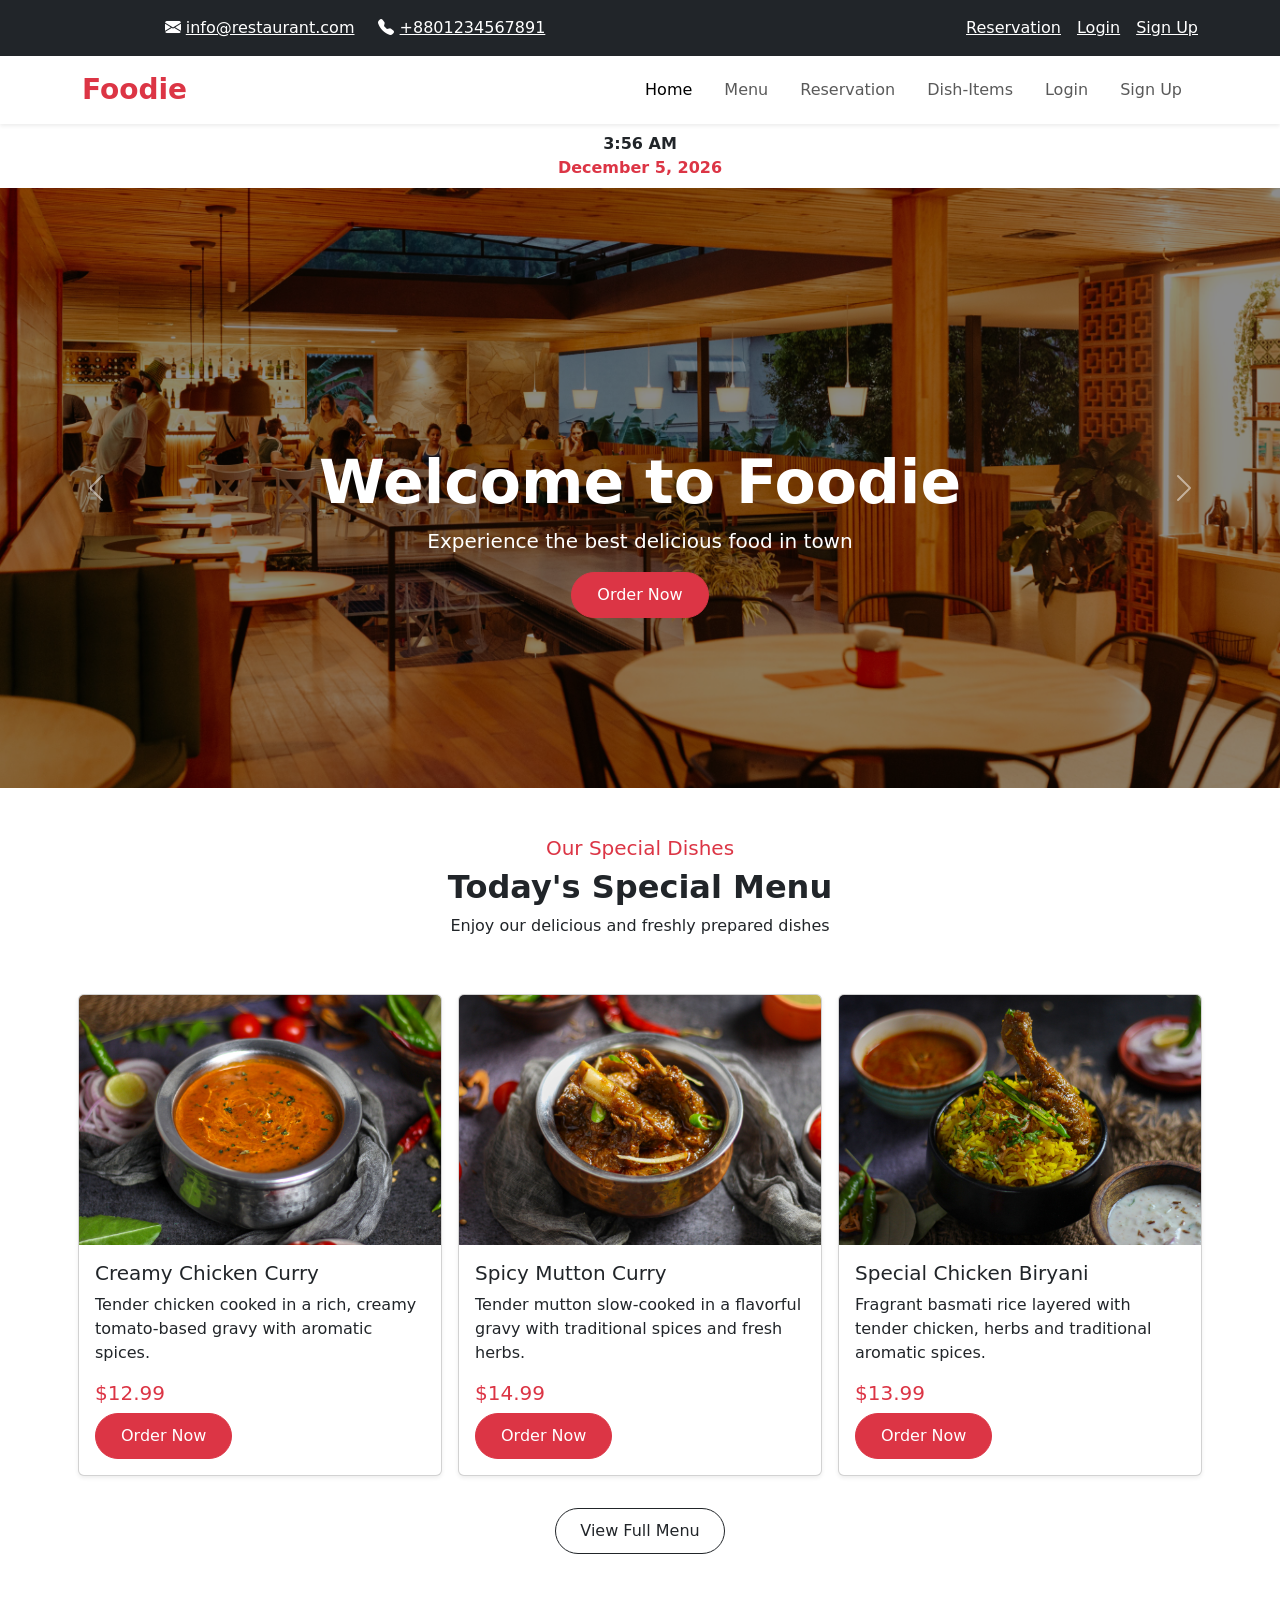
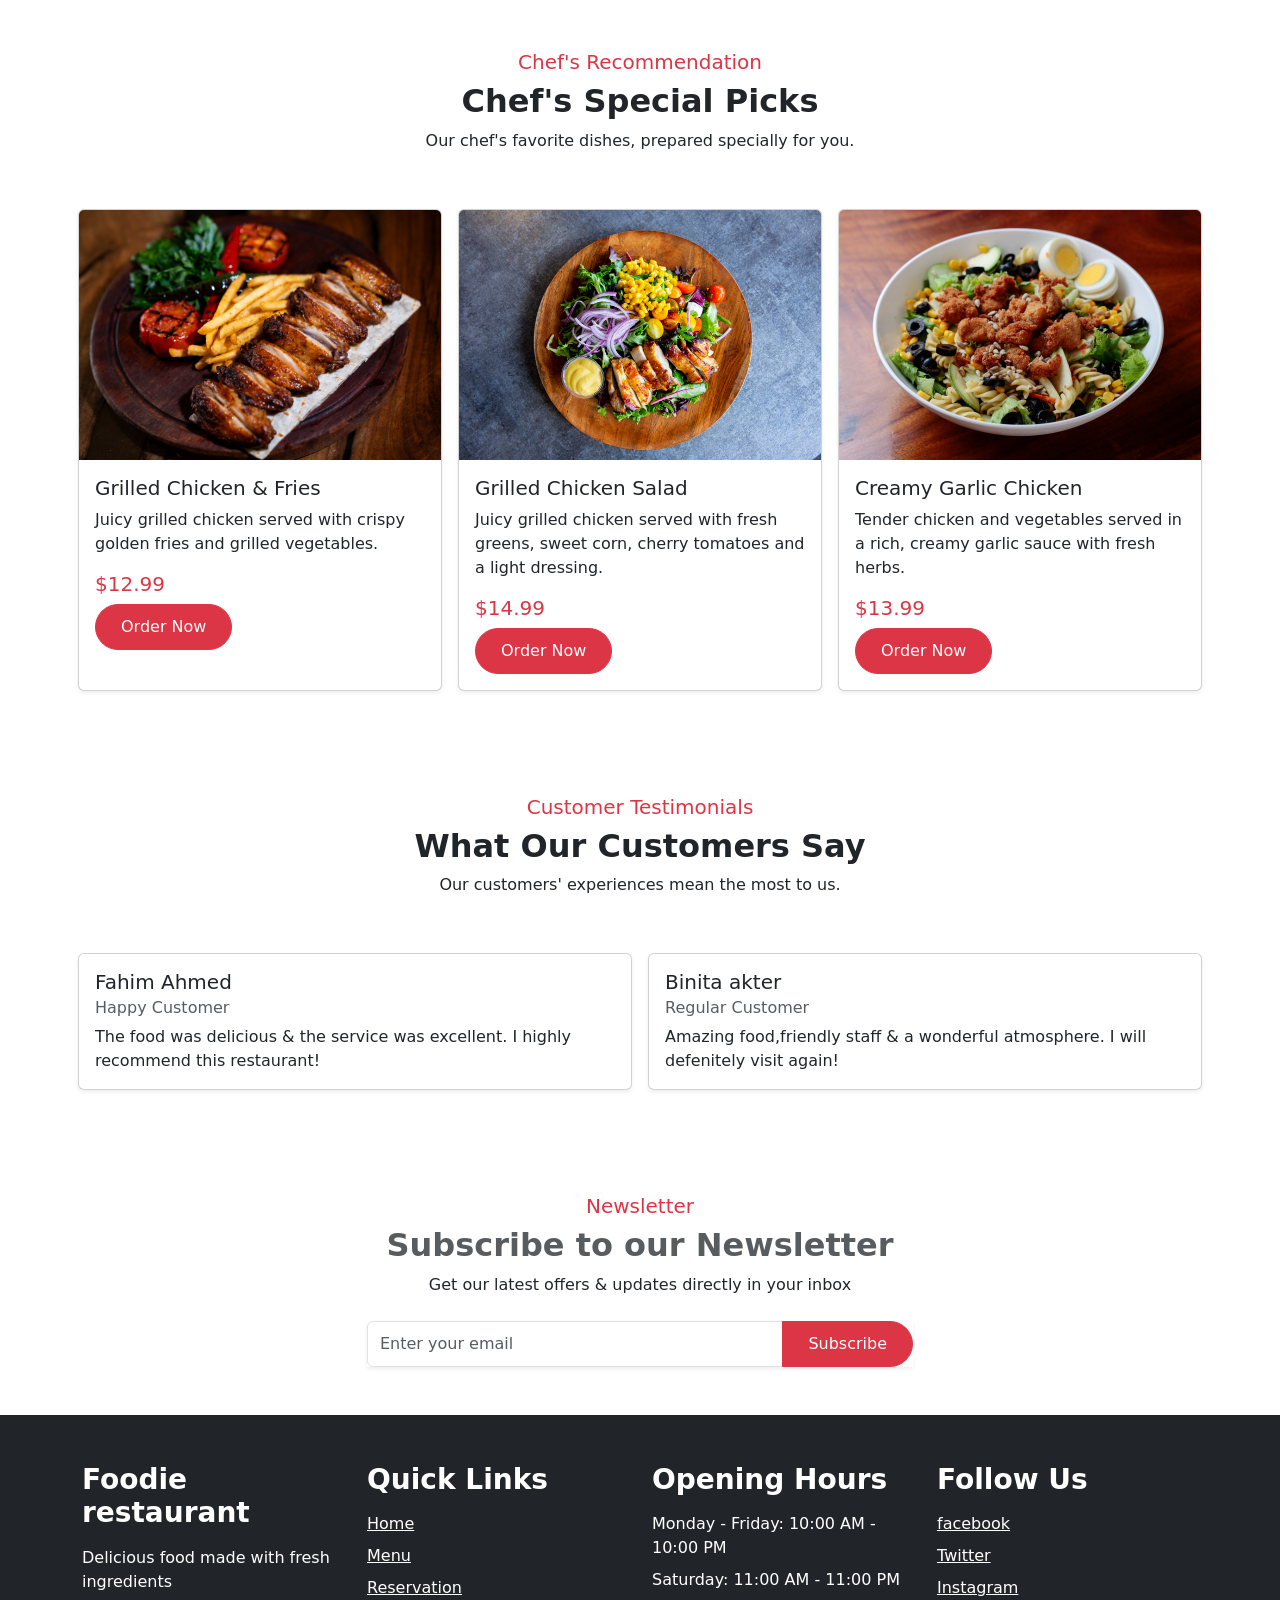
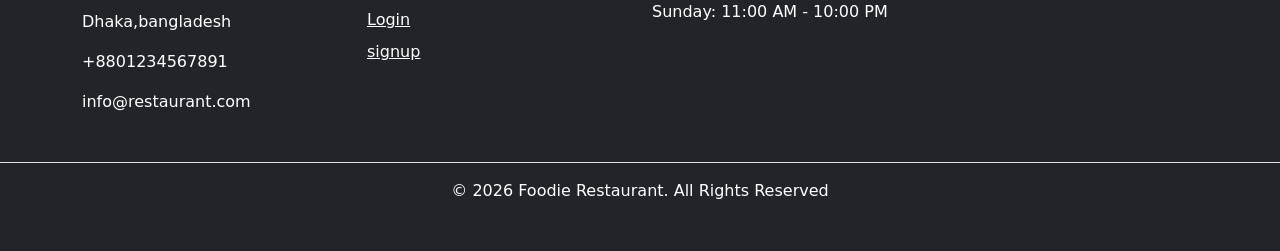
<file: index.html>
<!doctype html>
<html lang="en">
  <head>
    <meta charset="UTF-8" />
    <meta name="viewport" content="width=device-width, initial-scale=1.0" />
    <title>Home</title>
    <link
      rel="stylesheet"
      href="https://cdn.jsdelivr.net/npm/bootstrap@5.3.8/dist/css/bootstrap.min.css"
    />
    <link
      rel="stylesheet"
      href="https://cdn.jsdelivr.net/npm/bootstrap-icons@1.13.1/font/bootstrap-icons.min.css"
    />
    <link rel="preconnect" href="https://fonts.googleapis.com" />
    <link rel="preconnect" href="https://fonts.gstatic.com" crossorigin />
    <link
      href="https://fonts.googleapis.com/css2?family=Poppins:ital,wght@0,100;0,200;0,300;0,400;0,500;0,600;0,700;0,800;0,900;1,100;1,200;1,300;1,400;1,500;1,600;1,700;1,800;1,900&display=swap"
      rel="stylesheet"
    />
    <link rel="stylesheet" href="css/style.css" />
    <script src="https://code.jquery.com/jquery-3.7.1.min.js"></script>
  <script src="js/script.js" defer></script>
  </head>
  <body>
    <script src="https://cdn.jsdelivr.net/npm/bootstrap@5.3.8/dist/js/bootstrap.bundle.min.js"></script>
    

    <header>
      <!-- Top Header 
          Navigation
       -->

      <!-- Top Header -->
      <div class="container-fluid bg-dark py-3">
        <div class="container ">
          <div class="row align-items-center">
            <div
              class="col-12 col-lg-6 mb-2 mb-lg-0 d-flex justify-content-center align-items-center"
            >
              <!-- Email & Phone -->
              <div class="d-flex flex-wrap gap-4 text">
                <div>
                  <i class="bi bi-envelope-fill text-white"></i>
                  <a href="mailto:info@restaurant.com" class="text-white">info@restaurant.com</a>
                </div>

                <div>
                  <i class="bi bi-telephone-fill text-white"></i>
                  <a href="tel:+8801234567891" class="text-white">+8801234567891</a>
                </div>
              </div>
            </div>
            <div
              class="col-12 col-lg-6 d-flex justify-content-lg-end justify-content-center align-items-center gap-3 flex-wrap"
            >
              <!-- Reservation | login | register -->
              <a href="reservation.html" class="text-white">Reservation</a>
              <a href="login.html" class="text-white">Login</a>
              <a href="signup.html" class="text-white">Sign Up</a>
            </div>
          </div>
        </div>
      </div>

      <!-- navigation -->
      <nav class="navbar navbar-expand-lg bg-white shadow-sm">
        <div class="container">
          <a class="navbar-brand fw-bold fs-3 text-danger" href="index.html"
            >Foodie</a
          >
          <button
            class="navbar-toggler"
            type="button"
            data-bs-toggle="collapse"
            data-bs-target="#navbarNav"
            aria-controls="navbarNav"
            aria-expanded="false"
            aria-label="Toggle navigation"
          >
            <span class="navbar-toggler-icon"></span>
          </button>
          <div class="collapse navbar-collapse" id="navbarNav">
            <ul class="navbar-nav ms-auto">
              <li class="nav-item">
                <a
                  class="nav-link active px-3"
                  aria-current="page"
                  href="index.html"
                  >Home</a
                >
              </li>
              <li class="nav-item">
                <a class="nav-link px-3" href="menu.html">Menu</a>
              </li>
              <li class="nav-item">
                <a class="nav-link px-3" href="reservation.html">Reservation</a>
              </li>
              <li class="nav-item">
                <a class="nav-link px-3" href="dish-details.html">Dish-Items</a>
              </li>
              <li class="nav-item">
                <a class="nav-link px-3" href="login.html">Login</a>
              </li>
              <li class="nav-item">
                <a class="nav-link px-3" href="signup.html">Sign Up</a>
              </li>
            </ul>
          </div>
        </div>
      </nav>
      <p id="dateTime" class="text-center mb-0 py-2"></p>
    </header>
    <main>
      <!-- Banner section
      Special Dishes
      Chef Recommendation
      Testimonials
      Newsletter -->

      <!-- Banner -->
      <div id="carouselExample" class="carousel slide">
        <div class="carousel-inner">
          <div class="carousel-item active">
            <img
              src="images/banner1.jpg"
              class="d-block w-100"
              alt="Banner 1"
            />
            <div class="carousel-caption">
              <h1>Welcome to Foodie</h1>
              <p>Experience the best delicious food in town</p>
              <a href="menu.html" class="btn btn-danger">Order Now</a>
            </div>
          </div>
          <div class="carousel-item">
            <img
              src="images/banner2.jpg"
              class="d-block w-100"
              alt="Banner 2"
            />
            <div class="carousel-caption">
              <h1>Fresh & Delicious Meals</h1>
              <p>prepare with fresh ingredients every day.</p>
              <a href="menu.html" class="btn btn-primary"> View menu</a>
            </div>
          </div>
          <div class="carousel-item">
            <img
              src="images/banner3.jpg"
              class="d-block w-100"
              alt="Banner 3"
            />
            <div class="carousel-caption">
              <h1>Book Your Table Today</h1>
              <p>Reserve your seat for a memorable dining experience</p>
              <a href="reservation.html" class="btn btn-success">BOOK NOW</a>
            </div>
          </div>
        </div>
        <button
          class="carousel-control-prev"
          type="button"
          data-bs-target="#carouselExample"
          data-bs-slide="prev"
        >
          <span class="carousel-control-prev-icon" aria-hidden="true"></span>
          <span class="visually-hidden">Previous</span>
        </button>
        <button
          class="carousel-control-next"
          type="button"
          data-bs-target="#carouselExample"
          data-bs-slide="next"
        >
          <span class="carousel-control-next-icon" aria-hidden="true"></span>
          <span class="visually-hidden">Next</span>
        </button>
      </div>

      <!-- Special Dishes -->
      <section class="py-5">
        <div class="container">
          <!-- Heading -->
          <div class="text-center mb-5">
            <h5 class="text-danger">Our Special Dishes</h5>
            <h2 class="fw-bold">Today's Special Menu</h2>
            <p>Enjoy our delicious and freshly prepared dishes</p>
          </div>

          <!-- Cards row -->
          <div class="row">
            <!-- card-1 -->
            <div class="col-12 col-md-6 col-lg-4 p-2">
              <div class="card h-100 shadow-sm">
                <img
                  src="images/card1.jpg"
                  class="card-img-top"
                  alt="Creamy Chicken Curry"
                />
                <div class="card-body">
                  <h5 class="card-title">Creamy Chicken Curry</h5>
                  <p class="card-text">
                    Tender chicken cooked in a rich, creamy tomato-based gravy
                    with aromatic spices.
                  </p>

                  <h5 class="text-danger">$12.99</h5>
                  <a href="menu.html" class="btn btn-danger">Order Now</a>
                </div>
              </div>
            </div>
            <!-- card-2 -->
            <div class="col-12 col-md-6 col-lg-4 p-2">
              <div class="card h-100 shadow-sm">
                <img
                  src="images/card2.jpg"
                  class="card-img-top"
                  alt="Spicy Mutton Curry"
                />
                <div class="card-body">
                  <h5 class="card-title">Spicy Mutton Curry</h5>
                  <p class="card-text">
                    Tender mutton slow-cooked in a flavorful gravy with
                    traditional spices and fresh herbs.
                  </p>

                  <h5 class="text-danger">$14.99</h5>
                  <a href="menu.html" class="btn btn-danger">Order Now</a>
                </div>
              </div>
            </div>
            <!-- card-3 -->
            <div class="col-12 col-md-6 col-lg-4 p-2">
              <div class="card h-100 shadow-sm">
                <img
                  src="images/card3.jpg"
                  class="card-img-top"
                  alt="Special Chicken Biryani"
                />
                <div class="card-body">
                  <h5 class="card-title">Special Chicken Biryani</h5>
                  <p class="card-text">
                    Fragrant basmati rice layered with tender chicken, herbs and
                    traditional aromatic spices.
                  </p>

                  <h5 class="text-danger">$13.99</h5>
                  <a href="menu.html" class="btn btn-danger">Order Now</a>
                </div>
              </div>
            </div>
          </div>
        </div>

        <div class="text-center mt-4">
          <a href="menu.html" class="btn btn-outline-dark px-4 view-menu-btn"> View Full Menu</a>
        </div>
      </section>
      <!-- Chef Recommendation -->
  
      <section class="py-5">
        <div class="container">
          <!-- Heading -->
          <div class="text-center mb-5">
            <h5 class="text-danger">Chef's Recommendation </h5>
            <h2 class="fw-bold">Chef's Special Picks</h2>
            <p>Our chef's favorite dishes, prepared specially for you.</p>
          </div>
  
          <div class="row">
            <!-- card-1 -->
              <div class="col-12 col-md-6 col-lg-4 p-2">
                <div class="card h-100 shadow-sm">
                  <img
                    src="images/chef1.jpg"
                    class="card-img-top"
                    alt="Grilled Chicken & Fries"
                  />
                  <div class="card-body">
                    <h5 class="card-title">Grilled Chicken & Fries</h5>
                    <p class="card-text">
                      Juicy grilled chicken served with crispy golden fries and grilled vegetables.
                    </p>
  
                    <h5 class="text-danger">$12.99</h5>
                    <a href="menu.html" class="btn btn-danger">Order Now</a>
                  </div>
                </div>
              </div>
              <!-- card-2 -->
              <div class="col-12 col-md-6 col-lg-4 p-2">
                <div class="card h-100 shadow-sm">
                  <img
                    src="images/chef2.jpg"
                    class="card-img-top"
                    alt="Grilled Chicken Salad"
                  />
                  <div class="card-body">
                    <h5 class="card-title">Grilled Chicken Salad</h5>
                    <p class="card-text">
                      Juicy grilled chicken served with fresh greens, sweet corn, cherry tomatoes and a light dressing.
                    </p>
  
                    <h5 class="text-danger">$14.99</h5>
                    <a href="menu.html" class="btn btn-danger">Order Now</a>
                  </div>
                </div>
              </div>
              <!-- card-3 -->
              <div class="col-12 col-md-6 col-lg-4 p-2">
                <div class="card h-100 shadow-sm">
                  <img
                    src="images/chef3.jpg"
                    class="card-img-top"
                    alt="Creamy Garlic Chicken"
                  />
                  <div class="card-body">
                    <h5 class="card-title">Creamy Garlic Chicken</h5>
                    <p class="card-text">
                      Tender chicken and vegetables served in a rich, creamy garlic sauce with fresh herbs.
                    </p>
  
                    <h5 class="text-danger">$13.99</h5>
                    <a href="menu.html" class="btn btn-danger">Order Now</a>
                  </div>
                </div>
              </div>
              
            </div>
          </div>
        </div>
  
      </section>

      <!-- Testimonials -->

      <section class="py-5">
        <div class="container">
          <!-- Heading -->
          <div class="text-center mb-5 ">
            <h5 class="text-danger">Customer Testimonials </h5>
            <h2 class="fw-bold">What Our Customers Say</h2>
            <p>Our customers' experiences mean the most to us.</p>
          </div>

          <div class="row">
            <div class="col-12 col-md-6 p-2">
              <div class="card h-100 shadow-sm">
          <div class="card-body">
            <h5 class="card-title">Fahim Ahmed</h5>
            <h6 class="card-subtitle mb-2 text-body-secondary">Happy Customer</h6>
            <p class="card-text">The food was delicious & the service was excellent. I highly recommend this restaurant!</p>
          </div>
        </div>
            </div>
            <div class="col-12 col-md-6 p-2">
              <div class="card h-100 shadow-sm">
          <div class="card-body">
            <h5 class="card-title">Binita akter</h5>
            <h6 class="card-subtitle mb-2 text-body-secondary">Regular Customer</h6>
            <p class="card-text">Amazing food,friendly staff & a wonderful atmosphere. I will defenitely visit again!</p>
          </div>
        </div>
            </div>
          </div>
        </div>
      </section>

      <!-- Newsletter -->
       <section class="py-5">
        <div class="container">
          <!-- Heading -->
          <div class="text-center mb-4 ">
            <h5 class="text-danger">Newsletter </h5>
            <h2 class="fw-bold text-body-secondary">Subscribe to our Newsletter</h2>
            <p>Get our latest offers & updates directly in your inbox</p>
          </div>

          <div class="row justify-content-center">
            <div class="col-12 col-md-8 col-lg-6">
              <div class="input-group shadow-sm h-100">
                <input 
                type="email"
                class="form-control"
                placeholder="Enter your email"
                />
                <button class="btn btn-danger" type="button">Subscribe</button>
              </div>
            </div>
          </div>
        </div>
       </section>

    </main>


    <footer class="bg-dark text-white py-5">
      <!-- Big footer section
      footer section -->

      <div class="container">
        <div class="row">
          <div class="col-12 col-md-6 col-lg-3 pb-2">
            <!-- restaurant info -->
             <h3 class="fw-bold pb-2">Foodie restaurant</h3>
             <p>Delicious food made with fresh ingredients</p>
             <p>Dhaka,bangladesh</p>
             <p>+8801234567891</p>
             <p> info@restaurant.com</p>
          </div>
          <div class="col-12 col-md-6 col-lg-3 pb-2">
            <!-- Quick links-->

            <h3 class="fw-bold pb-2">Quick Links</h3>
            <a href="index.html" class="text-white d-block mb-2">Home</a>
            <a href="menu.html" class="text-white d-block mb-2">Menu</a>
            <a href="reservation.html" class="text-white d-block mb-2">Reservation</a>
            <a href="login.html" class="text-white d-block mb-2">Login</a>
            <a href="signup.html" class="text-white d-block mb-2">signup</a>


          </div>
          <div class="col-12 col-md-6 col-lg-3 pb-2">
            <!-- Working hours -->
             <h3 class="fw-bold pb-2">Opening Hours</h3>
             <p class="mb-2">Monday - Friday: 10:00 AM - 10:00 PM</p>
             <p class="mb-2">Saturday: 11:00 AM - 11:00 PM</p>
             <p class="mb-2">Sunday: 11:00 AM - 10:00 PM</p>
          </div>
          <div class="col-12 col-md-6 col-lg-3 pb-2">
            <!-- social media -->
             
              <h3 class="fw-bold pb-2">Follow Us</h3>
             <a href="#" class="text-white d-block mb-2">facebook</a>
             <a href="#" class="text-white d-block mb-2">Twitter</a>
             <a href="#" class="text-white d-block mb-2">Instagram</a>
             
          </div>
        </div>
      </div>

      <!-- copyrights -->
       <div class="text-center border-top pt-3 mt-4 ">
        <p class="mb-0">© 2026 Foodie Restaurant. All Rights Reserved</p>
       </div>


    </footer>
  </body>
</html>
</file>
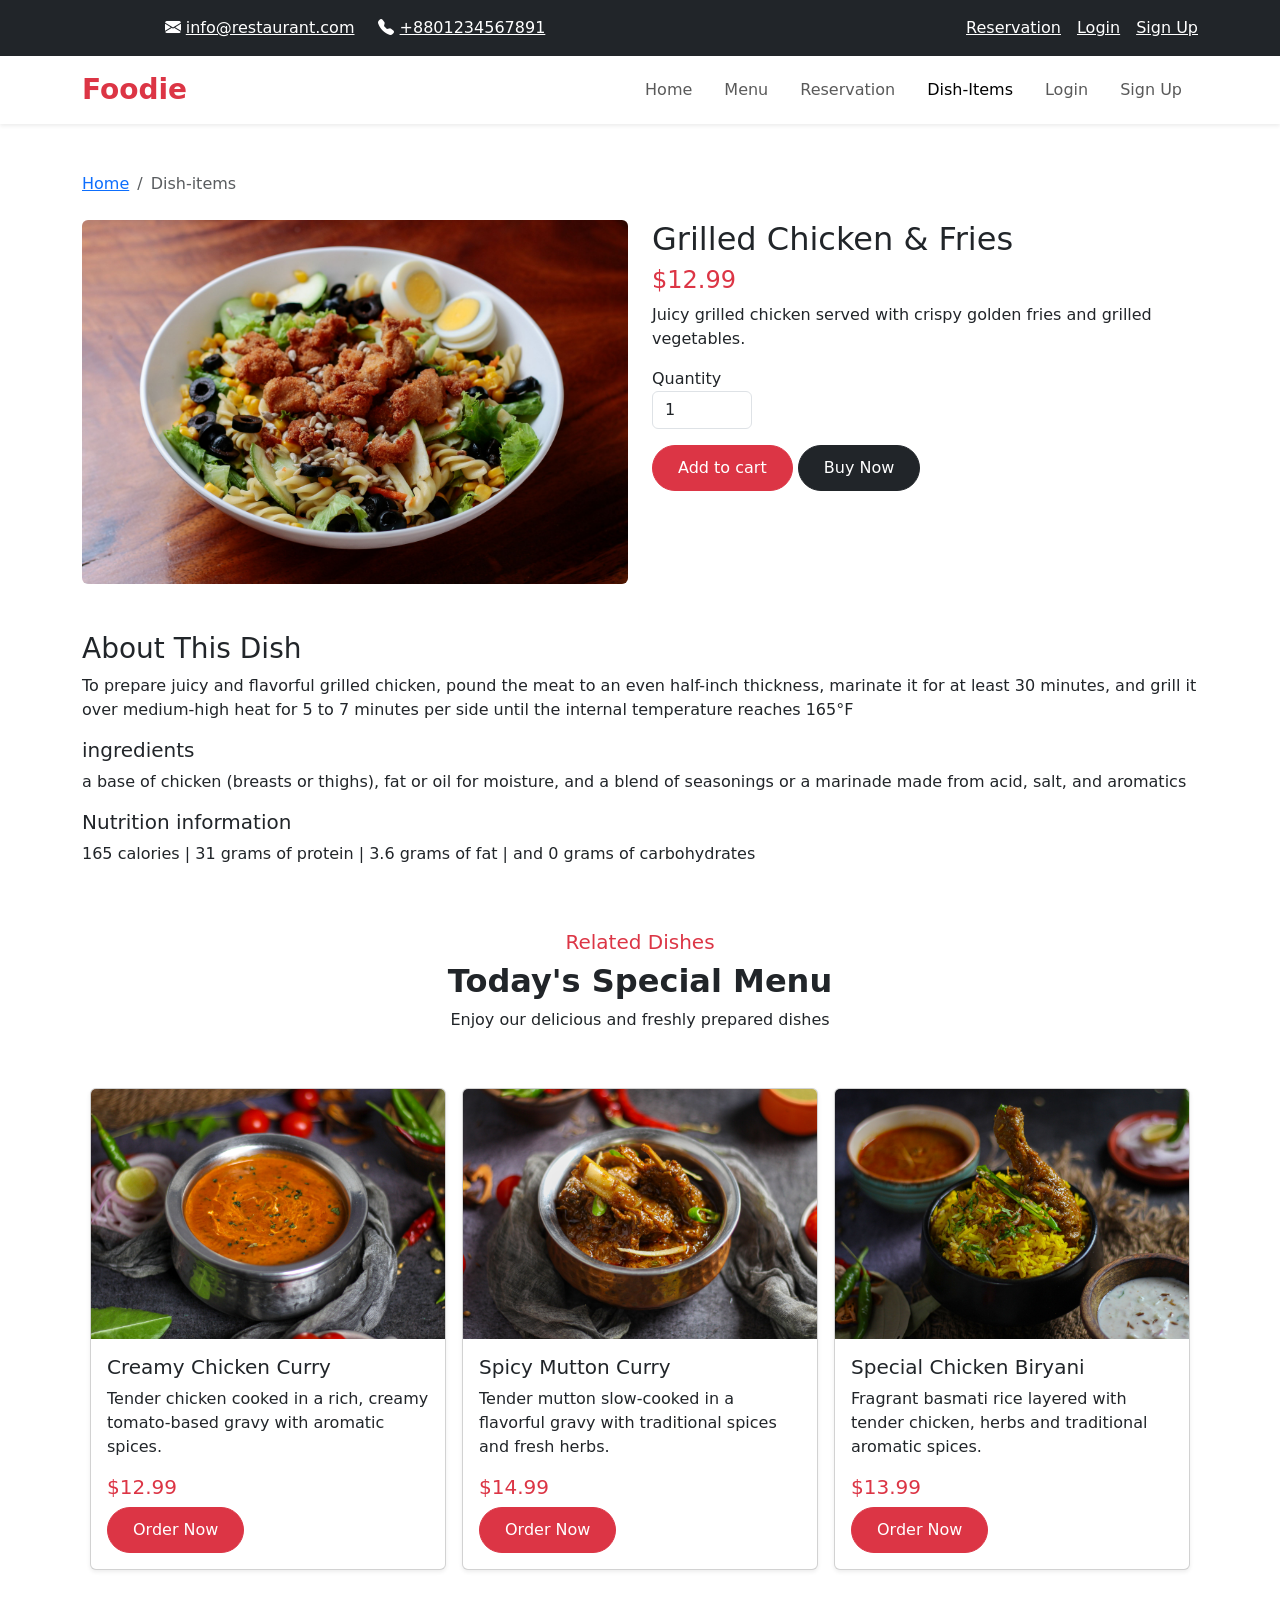
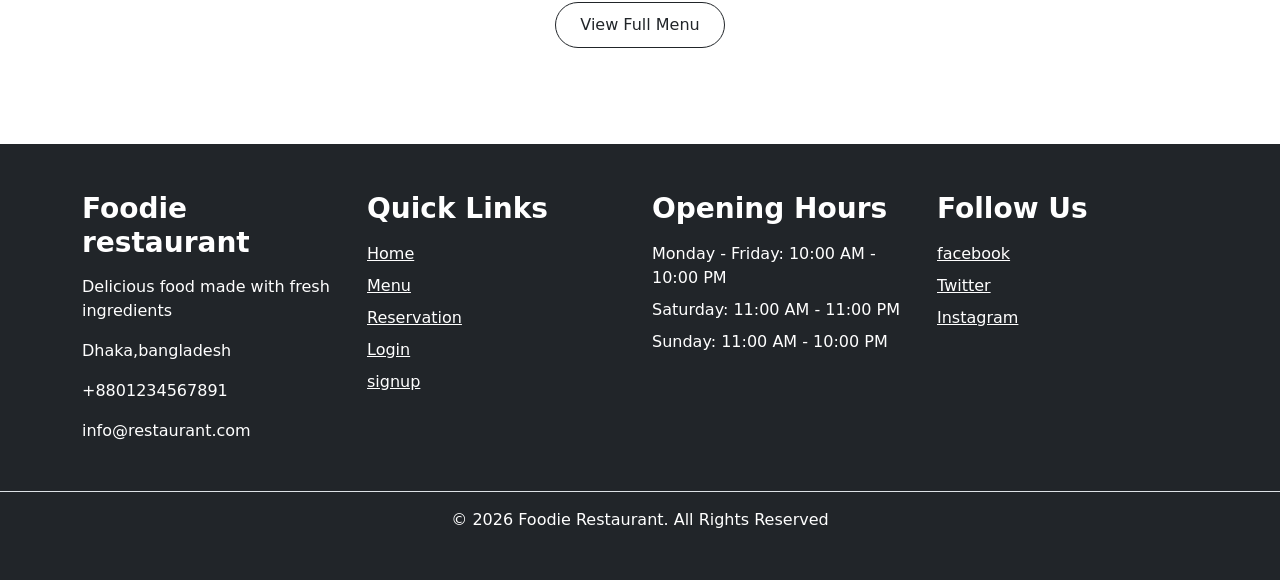
<file: dish-details.html>
<!doctype html>
<html lang="en">
  <head>
    <meta charset="UTF-8" />
    <meta name="viewport" content="width=device-width, initial-scale=1.0" />
    <title>Dish Details</title>
    <link
      rel="stylesheet"
      href="https://cdn.jsdelivr.net/npm/bootstrap@5.3.8/dist/css/bootstrap.min.css"
    />
    <link
      rel="stylesheet"
      href="https://cdn.jsdelivr.net/npm/bootstrap-icons@1.13.1/font/bootstrap-icons.min.css"
    />
    <link rel="preconnect" href="https://fonts.googleapis.com" />
    <link rel="preconnect" href="https://fonts.gstatic.com" crossorigin />
    <link
      href="https://fonts.googleapis.com/css2?family=Poppins:ital,wght@0,100;0,200;0,300;0,400;0,500;0,600;0,700;0,800;0,900;1,100;1,200;1,300;1,400;1,500;1,600;1,700;1,800;1,900&display=swap"
      rel="stylesheet"
    />
    <link rel="stylesheet" href="css/style.css" />
    <script src="https://code.jquery.com/jquery-3.7.1.min.js"></script>
<script src="js/script.js" defer></script>
  </head>
  <body>
    <script src="https://cdn.jsdelivr.net/npm/bootstrap@5.3.8/dist/js/bootstrap.bundle.min.js
"></script>
    <header>
      <!-- Top Header 
          Navigation
       -->

      <!-- Top Header -->
      <div class="container-fluid bg-dark py-3">
        <div class="container ">
          <div class="row align-items-center">
            <div
              class="col-12 col-lg-6 mb-2 mb-lg-0 d-flex justify-content-center align-items-center"
            >
              <!-- Email & Phone -->
              <div class="d-flex flex-wrap gap-4 text">
                <div>
                  <i class="bi bi-envelope-fill text-white"></i>
                  <a href="mailto:info@restaurant.com" class="text-white">info@restaurant.com</a>
                </div>

                <div>
                  <i class="bi bi-telephone-fill text-white"></i>
                  <a href="tel:+8801234567891" class="text-white">+8801234567891</a>
                </div>
              </div>
            </div>
            <div
              class="col-12 col-lg-6 d-flex justify-content-lg-end justify-content-center align-items-center gap-3 flex-wrap"
            >
              <!-- Reservation | login | register -->
              <a href="reservation.html" class="text-white">Reservation</a>
              <a href="login.html" class="text-white">Login</a>
              <a href="signup.html" class="text-white">Sign Up</a>
            </div>
          </div>
        </div>
      </div>

      <!-- navigation -->
      <nav class="navbar navbar-expand-lg bg-white shadow-sm">
        <div class="container">
          <a class="navbar-brand fw-bold fs-3 text-danger" href="index.html"
            >Foodie</a
          >
          <button
            class="navbar-toggler"
            type="button"
            data-bs-toggle="collapse"
            data-bs-target="#navbarNav"
            aria-controls="navbarNav"
            aria-expanded="false"
            aria-label="Toggle navigation"
          >
            <span class="navbar-toggler-icon"></span>
          </button>
          <div class="collapse navbar-collapse" id="navbarNav">
            <ul class="navbar-nav ms-auto">
              <li class="nav-item">
                <a
                  class="nav-link  px-3"
                  aria-current="page"
                  href="index.html"
                  >Home</a
                >
              </li>
              <li class="nav-item">
                <a class="nav-link px-3" href="menu.html">Menu</a>
              </li>
              <li class="nav-item">
                <a class="nav-link px-3" href="reservation.html">Reservation</a>
              </li>
              <li class="nav-item">
                <a class="nav-link px-3 active" href="dish-details.html">Dish-Items</a>
              </li>
              <li class="nav-item">
                <a class="nav-link px-3" href="login.html">Login</a>
              </li>
              <li class="nav-item">
                <a class="nav-link px-3" href="signup.html">Sign Up</a>
              </li>
            </ul>
          </div>
        </div>
      </nav>
    </header>
    <main>
      <!-- Breadcrumb
      Dish image
      Dish information
      Dish Details -->

      <div class="container py-5">
        <!-- breadcrumb -->
        <nav aria-label="breadcrumb">
          <ol class="breadcrumb">
            <li class="breadcrumb-item"><a href="index.html">Home</a></li>
            <li class="breadcrumb-item active" aria-current="page">
              Dish-items
            </li>
          </ol>
        </nav>

        <!-- dish details -->
        <div class="row mt-4">
          <div class="col-md-6">
            <img src="images/chef3.jpg" class="img-fluid rounded " alt="Grilled Chicken" id="dishImage">
          </div>
          <div class="col-md-6">
            <h2>Grilled Chicken & Fries</h2>
            <h4 class="text-danger">$12.99</h4>
            <p>
              Juicy grilled chicken served with crispy golden fries and grilled
              vegetables.
            </p>
            <label >Quantity</label>
            <input type="number" class="form-control mb-3" value="1" min="1" style="width: 100px;">
            
            <button class="btn btn-danger">Add to cart</button>
            <button class="btn btn-dark">Buy Now</button>
        </div>
      </div>

      <!-- about dish -->
       <section class="mt-5">
        <h3>About This Dish</h3>
        <p>To prepare juicy and flavorful grilled chicken, pound the meat to an even half-inch thickness, marinate it for at least 30 minutes, and grill it over medium-high heat for 5 to 7 minutes per side until the internal temperature reaches 165°F</p>

        <h5>ingredients</h5>
        <p>a base of chicken (breasts or thighs), fat or oil for moisture, and a blend of seasonings or a marinade made from acid, salt, and aromatics</p>

        <h5>Nutrition information</h5>
        <p>165 calories | 31 grams of protein | 3.6 grams of fat | and 0 grams of carbohydrates</p>
       </section>

       <!-- Related dish -->
        <section class="py-5">
        <div class="container">
          <!-- Heading -->
          <div class="text-center mb-5">
            <h5 class="text-danger">Related Dishes</h5>
            <h2 class="fw-bold">Today's Special Menu</h2>
            <p>Enjoy our delicious and freshly prepared dishes</p>
          </div>

          <!-- Cards row -->
          <div class="row">
            <!-- card-1 -->
            <div class="col-12 col-md-6 col-lg-4 p-2">
              <div class="card h-100 shadow-sm">
                <img
                  src="images/card1.jpg"
                  class="card-img-top"
                  alt="Creamy Chicken Curry"
                />
                <div class="card-body">
                  <h5 class="card-title">Creamy Chicken Curry</h5>
                  <p class="card-text">
                    Tender chicken cooked in a rich, creamy tomato-based gravy
                    with aromatic spices.
                  </p>

                  <h5 class="text-danger">$12.99</h5>
                  <a href="menu.html" class="btn btn-danger">Order Now</a>
                </div>
              </div>
            </div>
            <!-- card-2 -->
            <div class="col-12 col-md-6 col-lg-4 p-2">
              <div class="card h-100 shadow-sm">
                <img
                  src="images/card2.jpg"
                  class="card-img-top"
                  alt="Spicy Mutton Curry"
                />
                <div class="card-body">
                  <h5 class="card-title">Spicy Mutton Curry</h5>
                  <p class="card-text">
                    Tender mutton slow-cooked in a flavorful gravy with
                    traditional spices and fresh herbs.
                  </p>

                  <h5 class="text-danger">$14.99</h5>
                  <a href="menu.html" class="btn btn-danger">Order Now</a>
                </div>
              </div>
            </div>
            <!-- card-3 -->
            <div class="col-12 col-md-6 col-lg-4 p-2">
              <div class="card h-100 shadow-sm">
                <img
                  src="images/card3.jpg"
                  class="card-img-top"
                  alt="Special Chicken Biryani"
                />
                <div class="card-body">
                  <h5 class="card-title">Special Chicken Biryani</h5>
                  <p class="card-text">
                    Fragrant basmati rice layered with tender chicken, herbs and
                    traditional aromatic spices.
                  </p>

                  <h5 class="text-danger">$13.99</h5>
                  <a href="menu.html" class="btn btn-danger">Order Now</a>
                </div>
              </div>
            </div>
          </div>
        </div>

        <div class="text-center mt-4">
          <a href="menu.html" class="btn btn-outline-dark px-4 view-menu-btn"> View Full Menu</a>
        </div>
      </section>
    </main>
    <footer class="bg-dark text-white py-5">
      <!-- Big footer section
      footer section -->

      <div class="container">
        <div class="row">
          <div class="col-12 col-md-6 col-lg-3 pb-2">
            <!-- restaurant info -->
             <h3 class="fw-bold pb-2">Foodie restaurant</h3>
             <p>Delicious food made with fresh ingredients</p>
             <p>Dhaka,bangladesh</p>
             <p>+8801234567891</p>
             <p> info@restaurant.com</p>
          </div>
          <div class="col-12 col-md-6 col-lg-3 pb-2">
            <!-- Quick links-->

            <h3 class="fw-bold pb-2">Quick Links</h3>
            <a href="index.html" class="text-white d-block mb-2">Home</a>
            <a href="menu.html" class="text-white d-block mb-2">Menu</a>
            <a href="reservation.html" class="text-white d-block mb-2">Reservation</a>
            <a href="login.html" class="text-white d-block mb-2">Login</a>
            <a href="signup.html" class="text-white d-block mb-2">signup</a>


          </div>
          <div class="col-12 col-md-6 col-lg-3 pb-2">
            <!-- Working hours -->
             <h3 class="fw-bold pb-2">Opening Hours</h3>
             <p class="mb-2">Monday - Friday: 10:00 AM - 10:00 PM</p>
             <p class="mb-2">Saturday: 11:00 AM - 11:00 PM</p>
             <p class="mb-2">Sunday: 11:00 AM - 10:00 PM</p>
          </div>
          <div class="col-12 col-md-6 col-lg-3 pb-2">
            <!-- social media -->
             
              <h3 class="fw-bold pb-2">Follow Us</h3>
             <a href="#" class="text-white d-block mb-2">facebook</a>
             <a href="#" class="text-white d-block mb-2">Twitter</a>
             <a href="#" class="text-white d-block mb-2">Instagram</a>
             
          </div>
        </div>
      </div>

      <!-- copyrights -->
       <div class="text-center border-top pt-3 mt-4 ">
        <p class="mb-0">© 2026 Foodie Restaurant. All Rights Reserved</p>
       </div>


    </footer>
  </body>
</html>
</file>
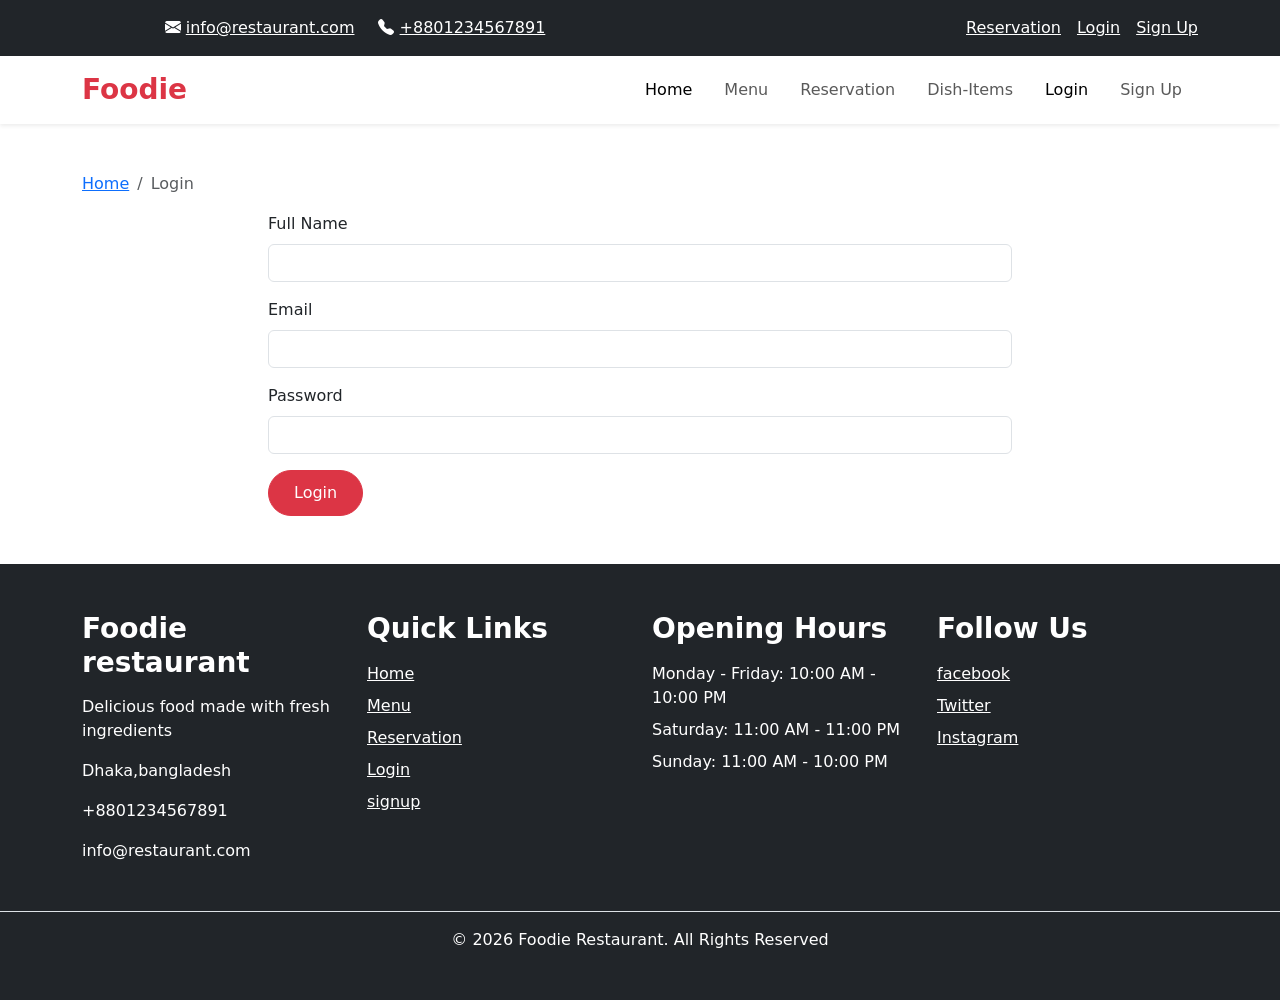
<file: login.html>
<!doctype html>
<html lang="en">
  <head>
    <meta charset="UTF-8" />
    <meta name="viewport" content="width=device-width, initial-scale=1.0" />
    <title>Login</title>
    <link
      rel="stylesheet"
      href="https://cdn.jsdelivr.net/npm/bootstrap@5.3.8/dist/css/bootstrap.min.css"
    />
    <link
      rel="stylesheet"
      href="https://cdn.jsdelivr.net/npm/bootstrap-icons@1.13.1/font/bootstrap-icons.min.css"
    />
    <link rel="preconnect" href="https://fonts.googleapis.com" />
    <link rel="preconnect" href="https://fonts.gstatic.com" crossorigin />
    <link
      href="https://fonts.googleapis.com/css2?family=Poppins:ital,wght@0,100;0,200;0,300;0,400;0,500;0,600;0,700;0,800;0,900;1,100;1,200;1,300;1,400;1,500;1,600;1,700;1,800;1,900&display=swap"
      rel="stylesheet"
    />
    <link rel="stylesheet" href="css/style.css" />
  </head>
  <body>
    <script src="https://cdn.jsdelivr.net/npm/bootstrap@5.3.8/dist/js/bootstrap.bundle.min.js
"></script>
    <script src="js/script.js"></script>
    <header>
      <!-- Top Header 
          Navigation
       -->

      <!-- Top Header -->
      <div class="container-fluid bg-dark py-3">
        <div class="container ">
          <div class="row align-items-center">
            <div
              class="col-12 col-lg-6 mb-2 mb-lg-0 d-flex justify-content-center align-items-center"
            >
              <!-- Email & Phone -->
              <div class="d-flex flex-wrap gap-4 text">
                <div>
                  <i class="bi bi-envelope-fill text-white"></i>
                  <a href="mailto:info@restaurant.com" class="text-white">info@restaurant.com</a>
                </div>

                <div>
                  <i class="bi bi-telephone-fill text-white"></i>
                  <a href="tel:+8801234567891" class="text-white">+8801234567891</a>
                </div>
              </div>
            </div>
            <div
              class="col-12 col-lg-6 d-flex justify-content-lg-end justify-content-center align-items-center gap-3 flex-wrap"
            >
              <!-- Reservation | login | register -->
              <a href="reservation.html" class="text-white">Reservation</a>
              <a href="login.html" class="text-white">Login</a>
              <a href="signup.html" class="text-white">Sign Up</a>
            </div>
          </div>
        </div>
      </div>

      <!-- navigation -->
      <nav class="navbar navbar-expand-lg bg-white shadow-sm">
        <div class="container">
          <a class="navbar-brand fw-bold fs-3 text-danger" href="index.html"
            >Foodie</a
          >
          <button
            class="navbar-toggler"
            type="button"
            data-bs-toggle="collapse"
            data-bs-target="#navbarNav"
            aria-controls="navbarNav"
            aria-expanded="false"
            aria-label="Toggle navigation"
          >
            <span class="navbar-toggler-icon"></span>
          </button>
          <div class="collapse navbar-collapse" id="navbarNav">
            <ul class="navbar-nav ms-auto">
              <li class="nav-item">
                <a
                  class="nav-link active px-3"
                  aria-current="page"
                  href="index.html"
                  >Home</a
                >
              </li>
              <li class="nav-item">
                <a class="nav-link px-3" href="menu.html">Menu</a>
              </li>
              <li class="nav-item">
                <a class="nav-link px-3" href="reservation.html">Reservation</a>
              </li>
              <li class="nav-item">
                <a class="nav-link px-3" href="dish-details.html">Dish-Items</a>
              </li>
              <li class="nav-item">
                <a class="nav-link px-3 active" href="login.html">Login</a>
              </li>
              <li class="nav-item">
                <a class="nav-link px-3" href="signup.html">Sign Up</a>
              </li>
            </ul>
          </div>
        </div>
      </nav>
    </header>
    <main>
      <!-- Breadcrumb
      Login Form -->

      <div class="container py-5">
        <!-- breadcrumb -->
        <nav aria-label="breadcrumb">
          <ol class="breadcrumb">
            <li class="breadcrumb-item"><a href="index.html">Home</a></li>
            <li class="breadcrumb-item active" aria-current="page">Login</li>
          </ol>
        </nav>

        <!-- form -->
        <div class="col-md-8 mx-auto">
          <form>
            <div class="mb-3">
              <label for="name" class="form-label">Full Name</label>
              <input
                type="text"
                class="form-control"
                id="name"
                aria-describedby="emailHelp"
              />
              <div id="emailHelp" class="form-text"></div>
            </div>

            <div class="mb-3">
              <label for="email" class="form-label">Email</label>
              <input type="email" class="form-control" id="email" />
            </div>
            <div class="mb-3">
              <label for="password" class="form-label">Password</label>
              <input type="password" class="form-control" id="password" />
            </div>
            
            <button type="submit" class="btn btn-danger">Login</button>
          </form>
        </div>
      </div>
    </main>
    <footer class="bg-dark text-white py-5">
      <!-- Big footer section
      footer section -->

      <div class="container">
        <div class="row">
          <div class="col-12 col-md-6 col-lg-3 pb-2">
            <!-- restaurant info -->
             <h3 class="fw-bold pb-2">Foodie restaurant</h3>
             <p>Delicious food made with fresh ingredients</p>
             <p>Dhaka,bangladesh</p>
             <p>+8801234567891</p>
             <p> info@restaurant.com</p>
          </div>
          <div class="col-12 col-md-6 col-lg-3 pb-2">
            <!-- Quick links-->

            <h3 class="fw-bold pb-2">Quick Links</h3>
            <a href="index.html" class="text-white d-block mb-2">Home</a>
            <a href="menu.html" class="text-white d-block mb-2">Menu</a>
            <a href="reservation.html" class="text-white d-block mb-2">Reservation</a>
            <a href="login.html" class="text-white d-block mb-2">Login</a>
            <a href="signup.html" class="text-white d-block mb-2">signup</a>


          </div>
          <div class="col-12 col-md-6 col-lg-3 pb-2">
            <!-- Working hours -->
             <h3 class="fw-bold pb-2">Opening Hours</h3>
             <p class="mb-2">Monday - Friday: 10:00 AM - 10:00 PM</p>
             <p class="mb-2">Saturday: 11:00 AM - 11:00 PM</p>
             <p class="mb-2">Sunday: 11:00 AM - 10:00 PM</p>
          </div>
          <div class="col-12 col-md-6 col-lg-3 pb-2">
            <!-- social media -->
             
              <h3 class="fw-bold pb-2">Follow Us</h3>
             <a href="#" class="text-white d-block mb-2">facebook</a>
             <a href="#" class="text-white d-block mb-2">Twitter</a>
             <a href="#" class="text-white d-block mb-2">Instagram</a>
             
          </div>
        </div>
      </div>

      <!-- copyrights -->
       <div class="text-center border-top pt-3 mt-4 ">
        <p class="mb-0">© 2026 Foodie Restaurant. All Rights Reserved</p>
       </div>


    </footer>
  </body>
</html>
</file>
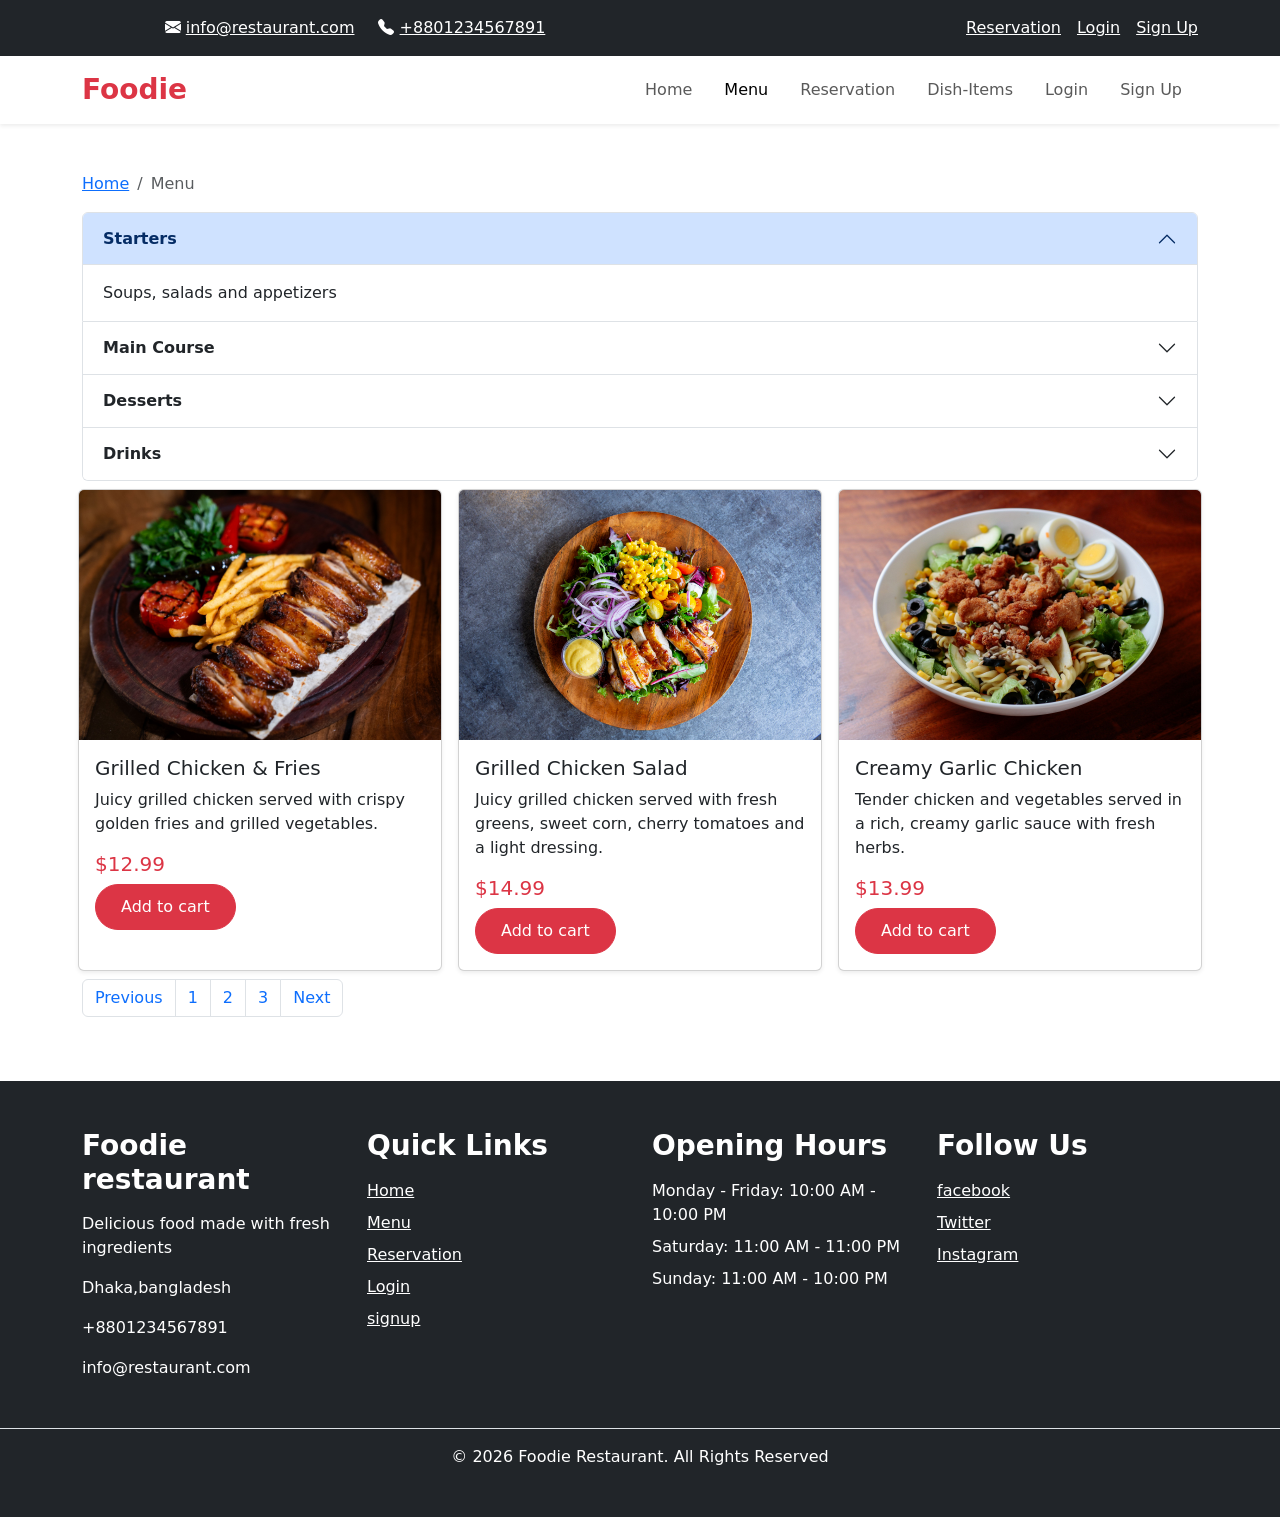
<file: menu.html>
<!doctype html>
<html lang="en">
  <head>
    <meta charset="UTF-8" />
    <meta name="viewport" content="width=device-width, initial-scale=1.0" />
    <title>Menu</title>
    <link
      rel="stylesheet"
      href="https://cdn.jsdelivr.net/npm/bootstrap@5.3.8/dist/css/bootstrap.min.css"
    />
    <link
      rel="stylesheet"
      href="https://cdn.jsdelivr.net/npm/bootstrap-icons@1.13.1/font/bootstrap-icons.min.css"
    />
    <link rel="preconnect" href="https://fonts.googleapis.com" />
    <link rel="preconnect" href="https://fonts.gstatic.com" crossorigin />
    <link
      href="https://fonts.googleapis.com/css2?family=Poppins:ital,wght@0,100;0,200;0,300;0,400;0,500;0,600;0,700;0,800;0,900;1,100;1,200;1,300;1,400;1,500;1,600;1,700;1,800;1,900&display=swap"
      rel="stylesheet"
    />
    <link rel="stylesheet" href="css/style.css" />
  </head>
  <body>
    <script src="https://cdn.jsdelivr.net/npm/bootstrap@5.3.8/dist/js/bootstrap.bundle.min.js
"></script>
    <script src="js/script.js"></script>
   <header>
      <!-- Top Header 
          Navigation
       -->

      <!-- Top Header -->
      <div class="container-fluid bg-dark py-3">
        <div class="container ">
          <div class="row align-items-center">
            <div
              class="col-12 col-lg-6 mb-2 mb-lg-0 d-flex justify-content-center align-items-center"
            >
              <!-- Email & Phone -->
              <div class="d-flex flex-wrap gap-4 text">
                <div>
                  <i class="bi bi-envelope-fill text-white"></i>
                  <a href="mailto:info@restaurant.com" class="text-white">info@restaurant.com</a>
                </div>

                <div>
                  <i class="bi bi-telephone-fill text-white"></i>
                  <a href="tel:+8801234567891" class="text-white">+8801234567891</a>
                </div>
              </div>
            </div>
            <div
              class="col-12 col-lg-6 d-flex justify-content-lg-end justify-content-center align-items-center gap-3 flex-wrap"
            >
              <!-- Reservation | login | register -->
              <a href="reservation.html" class="text-white">Reservation</a>
              <a href="login.html" class="text-white">Login</a>
              <a href="signup.html" class="text-white">Sign Up</a>
            </div>
          </div>
        </div>
      </div>

      <!-- navigation -->
      <nav class="navbar navbar-expand-lg bg-white shadow-sm">
        <div class="container">
          <a class="navbar-brand fw-bold fs-3 text-danger" href="index.html"
            >Foodie</a
          >
          <button
            class="navbar-toggler"
            type="button"
            data-bs-toggle="collapse"
            data-bs-target="#navbarNav"
            aria-controls="navbarNav"
            aria-expanded="false"
            aria-label="Toggle navigation"
          >
            <span class="navbar-toggler-icon"></span>
          </button>
          <div class="collapse navbar-collapse" id="navbarNav">
            <ul class="navbar-nav ms-auto">
              <li class="nav-item">
                <a
                  class="nav-link  px-3"
                  aria-current="page"
                  href="index.html"
                  >Home</a
                >
              </li>
              <li class="nav-item">
                <a class="nav-link px-3 active" href="menu.html">Menu</a>
              </li>
              <li class="nav-item">
                <a class="nav-link px-3" href="reservation.html">Reservation</a>
              </li>
              <li class="nav-item">
                <a class="nav-link px-3 " href="dish-details.html">Dish-Items</a>
              </li>
              <li class="nav-item">
                <a class="nav-link px-3" href="login.html">Login</a>
              </li>
              <li class="nav-item">
                <a class="nav-link px-3" href="signup.html">Sign Up</a>
              </li>
            </ul>
          </div>
        </div>
      </nav>
    </header>
    <main>
      <!--       
      Breadcrumb
      Menu Categories
      Menu items
      Pagination
      -->

      <div class="container py-5">
        <!-- breadcrumb -->

        <nav aria-label="breadcrumb">
          <ol class="breadcrumb">
            <li class="breadcrumb-item"><a href="index.html">Home</a></li>
            <li class="breadcrumb-item active" aria-current="page">Menu</li>
          </ol>
        </nav>

        <!-- Menu catagories -->
        <div class="accordion" id="accordionExample">
          <div class="accordion-item">
            <h2 class="accordion-header">
              <button
                class="accordion-button fw-semibold"
                type="button"
                data-bs-toggle="collapse"
                data-bs-target="#collapseOne"
                aria-expanded="true"
                aria-controls="collapseOne"
              >
                Starters
              </button>
            </h2>
            <div
              id="collapseOne"
              class="accordion-collapse collapse show"
              data-bs-parent="#accordionExample"
            >
              <div class="accordion-body">Soups, salads and appetizers</div>
            </div>
          </div>
          <div class="accordion-item">
            <h2 class="accordion-header">
              <button
                class="accordion-button collapsed fw-semibold"
                type="button"
                data-bs-toggle="collapse"
                data-bs-target="#collapseTwo"
                aria-expanded="false"
                aria-controls="collapseTwo"
              >
                Main Course
              </button>
            </h2>
            <div
              id="collapseTwo"
              class="accordion-collapse collapse"
              data-bs-parent="#accordionExample"
            >
              <div class="accordion-body">
                Chicken, beef, mutton, rice and other main dishes
              </div>
            </div>
          </div>
          <div class="accordion-item">
            <h2 class="accordion-header">
              <button
                class="accordion-button collapsed fw-semibold"
                type="button"
                data-bs-toggle="collapse"
                data-bs-target="#collapseThree"
                aria-expanded="false"
                aria-controls="collapseThree"
              >
                Desserts
              </button>
            </h2>
            <div
              id="collapseThree"
              class="accordion-collapse collapse"
              data-bs-parent="#accordionExample"
            >
              <div class="accordion-body">
                Cakes, ice cream and other sweet dishes
              </div>
            </div>
          </div>
          <div class="accordion-item">
            <h2 class="accordion-header">
              <button
                class="accordion-button collapsed fw-semibold"
                type="button"
                data-bs-toggle="collapse"
                data-bs-target="#collapseFour"
                aria-expanded="false"
                aria-controls="collapseFour"
              >
                Drinks
              </button>
            </h2>
            <div
              id="collapseFour"
              class="accordion-collapse collapse"
              data-bs-parent="#accordionExample"
            >
              <div class="accordion-body">
                Fresh juices, soft drinks, tea and coffee
              </div>
            </div>
          </div>
        </div>

        <!-- Menu items -->
        <div class="row">
          <!-- card-1 -->
          <div class="col-12 col-md-6 col-lg-4 p-2">
            <div class="card h-100 shadow-sm">
              <img
                src="images/chef1.jpg"
                class="card-img-top"
                alt="Grilled Chicken & Fries"
              />
              <div class="card-body">
                <h5 class="card-title">Grilled Chicken & Fries</h5>
                <p class="card-text">
                  Juicy grilled chicken served with crispy golden fries and
                  grilled vegetables.
                </p>

                <h5 class="text-danger">$12.99</h5>
                <a href="dish-details.html" class="btn btn-danger"
                  >Add to cart</a
                >
              </div>
            </div>
          </div>
          <!-- card-2 -->
          <div class="col-12 col-md-6 col-lg-4 p-2">
            <div class="card h-100 shadow-sm">
              <img
                src="images/chef2.jpg"
                class="card-img-top"
                alt="Grilled Chicken Salad"
              />
              <div class="card-body">
                <h5 class="card-title">Grilled Chicken Salad</h5>
                <p class="card-text">
                  Juicy grilled chicken served with fresh greens, sweet corn,
                  cherry tomatoes and a light dressing.
                </p>

                <h5 class="text-danger">$14.99</h5>
                <a href="dish-details.html" class="btn btn-danger"
                  >Add to cart</a
                >
              </div>
            </div>
          </div>
          <!-- card-3 -->
          <div class="col-12 col-md-6 col-lg-4 p-2">
            <div class="card h-100 shadow-sm">
              <img
                src="images/chef3.jpg"
                class="card-img-top"
                alt="Creamy Garlic Chicken"
              />
              <div class="card-body">
                <h5 class="card-title">Creamy Garlic Chicken</h5>
                <p class="card-text">
                  Tender chicken and vegetables served in a rich, creamy garlic
                  sauce with fresh herbs.
                </p>

                <h5 class="text-danger">$13.99</h5>
                <a href="dish-details.html" class="btn btn-danger"
                  >Add to cart</a
                >
              </div>
            </div>
          </div>
        </div>

        <!-- pagination -->
        <nav aria-label="Page navigation example">
          <ul class="pagination">
            <li class="page-item">
              <a class="page-link" href="#">Previous</a>
            </li>
            <li class="page-item"><a class="page-link" href="#">1</a></li>
            <li class="page-item"><a class="page-link" href="#">2</a></li>
            <li class="page-item"><a class="page-link" href="#">3</a></li>
            <li class="page-item"><a class="page-link" href="#">Next</a></li>
          </ul>
        </nav>
      </div>
    </main>
    <footer class="bg-dark text-white py-5">
      <!-- Big footer section
      footer section -->

      <div class="container">
        <div class="row">
          <div class="col-12 col-md-6 col-lg-3 pb-2">
            <!-- restaurant info -->
             <h3 class="fw-bold pb-2">Foodie restaurant</h3>
             <p>Delicious food made with fresh ingredients</p>
             <p>Dhaka,bangladesh</p>
             <p>+8801234567891</p>
             <p> info@restaurant.com</p>
          </div>
          <div class="col-12 col-md-6 col-lg-3 pb-2">
            <!-- Quick links-->

            <h3 class="fw-bold pb-2">Quick Links</h3>
            <a href="index.html" class="text-white d-block mb-2">Home</a>
            <a href="menu.html" class="text-white d-block mb-2">Menu</a>
            <a href="reservation.html" class="text-white d-block mb-2">Reservation</a>
            <a href="login.html" class="text-white d-block mb-2">Login</a>
            <a href="signup.html" class="text-white d-block mb-2">signup</a>


          </div>
          <div class="col-12 col-md-6 col-lg-3 pb-2">
            <!-- Working hours -->
             <h3 class="fw-bold pb-2">Opening Hours</h3>
             <p class="mb-2">Monday - Friday: 10:00 AM - 10:00 PM</p>
             <p class="mb-2">Saturday: 11:00 AM - 11:00 PM</p>
             <p class="mb-2">Sunday: 11:00 AM - 10:00 PM</p>
          </div>
          <div class="col-12 col-md-6 col-lg-3 pb-2">
            <!-- social media -->
             
              <h3 class="fw-bold pb-2">Follow Us</h3>
             <a href="#" class="text-white d-block mb-2">facebook</a>
             <a href="#" class="text-white d-block mb-2">Twitter</a>
             <a href="#" class="text-white d-block mb-2">Instagram</a>
             
          </div>
        </div>
      </div>

      <!-- copyrights -->
       <div class="text-center border-top pt-3 mt-4 ">
        <p class="mb-0">© 2026 Foodie Restaurant. All Rights Reserved</p>
       </div>


    </footer>
  </body>
</html>
</file>
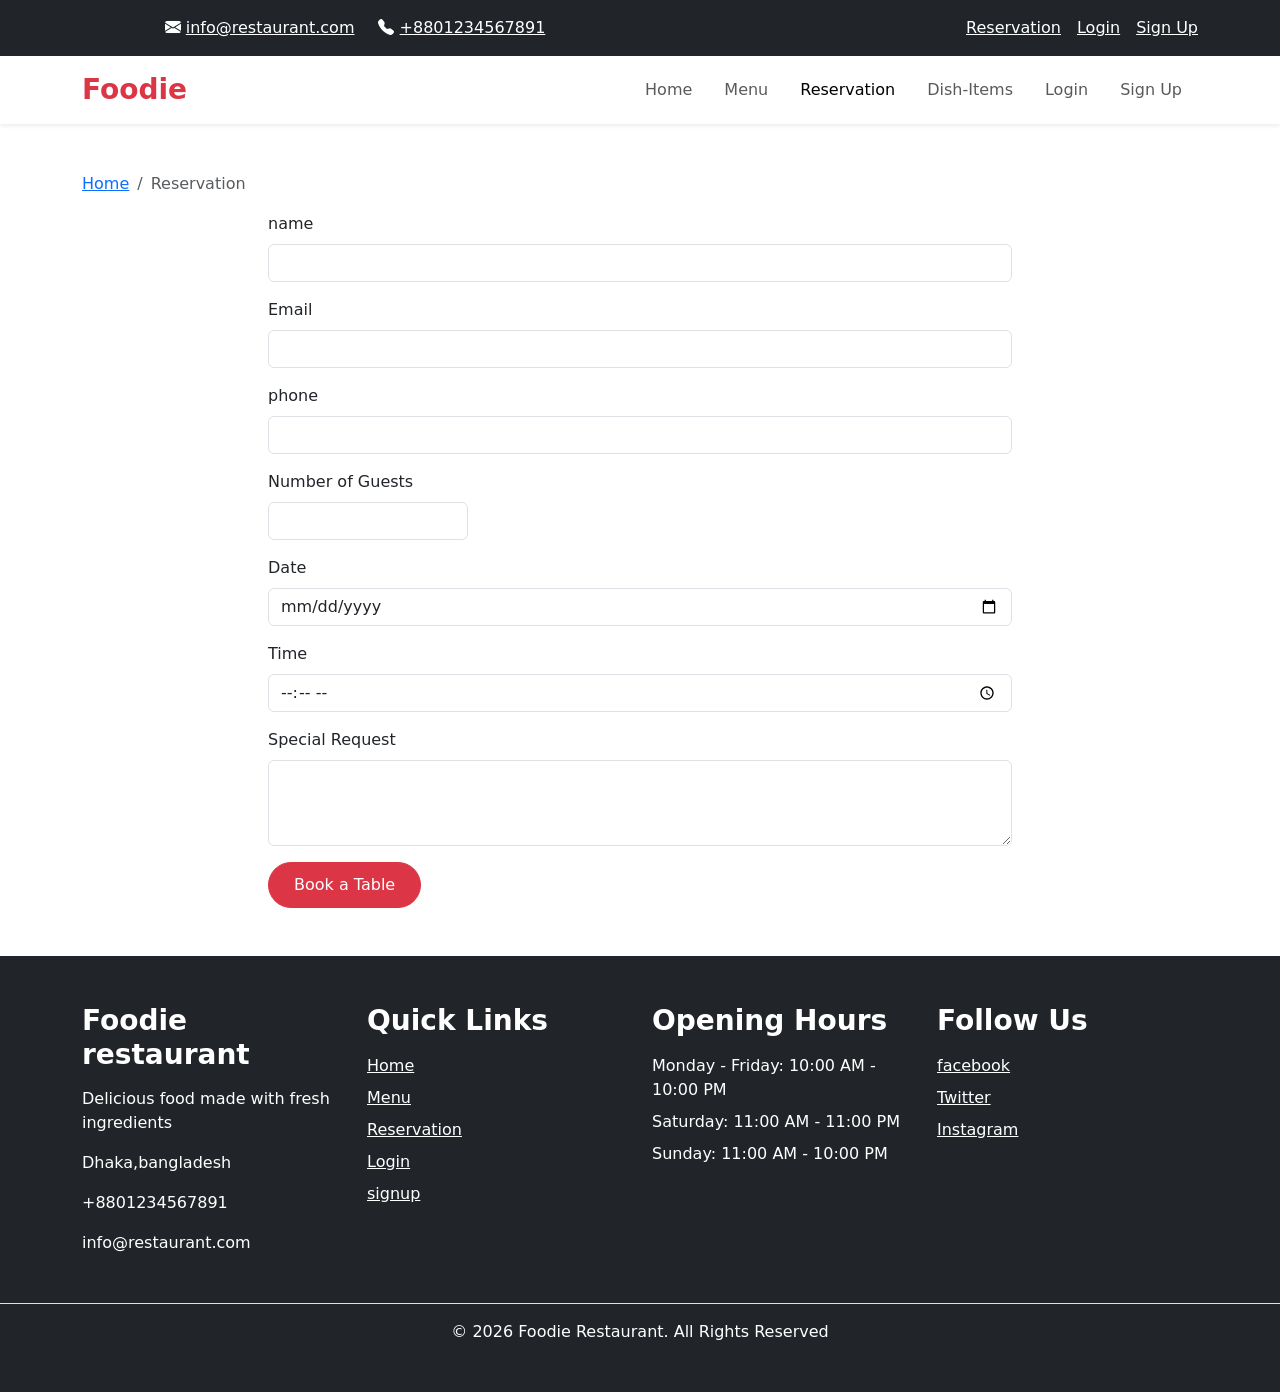
<file: reservation.html>
<!doctype html>
<html lang="en">
  <head>
    <meta charset="UTF-8" />
    <meta name="viewport" content="width=device-width, initial-scale=1.0" />
    <title>Reservation</title>
    <link
      rel="stylesheet"
      href="https://cdn.jsdelivr.net/npm/bootstrap@5.3.8/dist/css/bootstrap.min.css"
    />
    <link
      rel="stylesheet"
      href="https://cdn.jsdelivr.net/npm/bootstrap-icons@1.13.1/font/bootstrap-icons.min.css"
    />
    <link rel="preconnect" href="https://fonts.googleapis.com" />
    <link rel="preconnect" href="https://fonts.gstatic.com" crossorigin />
    <link
      href="https://fonts.googleapis.com/css2?family=Poppins:ital,wght@0,100;0,200;0,300;0,400;0,500;0,600;0,700;0,800;0,900;1,100;1,200;1,300;1,400;1,500;1,600;1,700;1,800;1,900&display=swap"
      rel="stylesheet"
    />
    <link rel="stylesheet" href="css/style.css" />
  </head>

  <body>
    <script src="https://cdn.jsdelivr.net/npm/bootstrap@5.3.8/dist/js/bootstrap.bundle.min.js
"></script>
    <script src="js/script.js" defer></script>
    <header>
      <!-- Top Header 
          Navigation
       -->

      <!-- Top Header -->
      <div class="container-fluid bg-dark py-3">
        <div class="container ">
          <div class="row align-items-center">
            <div
              class="col-12 col-lg-6 mb-2 mb-lg-0 d-flex justify-content-center align-items-center"
            >
              <!-- Email & Phone -->
              <div class="d-flex flex-wrap gap-4 text">
                <div>
                  <i class="bi bi-envelope-fill text-white"></i>
                  <a href="mailto:info@restaurant.com" class="text-white">info@restaurant.com</a>
                </div>

                <div>
                  <i class="bi bi-telephone-fill text-white"></i>
                  <a href="tel:+8801234567891" class="text-white">+8801234567891</a>
                </div>
              </div>
            </div>
            <div
              class="col-12 col-lg-6 d-flex justify-content-lg-end justify-content-center align-items-center gap-3 flex-wrap"
            >
              <!-- Reservation | login | register -->
              <a href="reservation.html" class="text-white">Reservation</a>
              <a href="login.html" class="text-white">Login</a>
              <a href="signup.html" class="text-white">Sign Up</a>
            </div>
          </div>
        </div>
      </div>

      <!-- navigation -->
      <nav class="navbar navbar-expand-lg bg-white shadow-sm">
        <div class="container">
          <a class="navbar-brand fw-bold fs-3 text-danger" href="index.html"
            >Foodie</a
          >
          <button
            class="navbar-toggler"
            type="button"
            data-bs-toggle="collapse"
            data-bs-target="#navbarNav"
            aria-controls="navbarNav"
            aria-expanded="false"
            aria-label="Toggle navigation"
          >
            <span class="navbar-toggler-icon"></span>
          </button>
          <div class="collapse navbar-collapse" id="navbarNav">
            <ul class="navbar-nav ms-auto">
              <li class="nav-item">
                <a
                  class="nav-link  px-3"
                  aria-current="page"
                  href="index.html"
                  >Home</a
                >
              </li>
              <li class="nav-item">
                <a class="nav-link px-3" href="menu.html">Menu</a>
              </li>
              <li class="nav-item">
                <a class="nav-link px-3 active" href="reservation.html">Reservation</a>
              </li>
              <li class="nav-item">
                <a class="nav-link px-3 " href="dish-details.html">Dish-Items</a>
              </li>
              <li class="nav-item">
                <a class="nav-link px-3" href="login.html">Login</a>
              </li>
              <li class="nav-item">
                <a class="nav-link px-3" href="signup.html">Sign Up</a>
              </li>
            </ul>
          </div>
        </div>
      </nav>
    </header>
    <main>
      <!-- Breadcrumb
      Reservation Form
      Reservation summary/
      confirmation popUp
       -->
      <div class="container py-5">
        <!-- breadcrumb -->
        <nav aria-label="breadcrumb">
          <ol class="breadcrumb">
            <li class="breadcrumb-item"><a href="index.html">Home</a></li>
            <li class="breadcrumb-item active" aria-current="page">
              Reservation
            </li>
          </ol>
        </nav>

        <!-- form -->
         <div class="col-md-8 mx-auto">
          <form id="reservationForm">
          <div class="mb-3">
            <label for="name" class="form-label">name</label>
            <input
              type="text"
              class="form-control"
              id="name"
              aria-describedby="emailHelp"
            />
            <div id="emailHelp" class="form-text">
            </div>
          </div>
          <div class="mb-3">
            <label for="email" class="form-label">Email</label>
            <input type="email" class="form-control" id="email" />
          </div>
          <div class="mb-3">
            <label for="phone" class="form-label">phone</label>
            <input type="tel" class="form-control" id="phone" />
          </div>
          <div class="mb-3">
            <label for="guests" class="form-label">Number of Guests</label>
            <input
              type="number"
              class="form-control"
              id="guests"
              min="1"
              style="width: 200px"
            />
          </div>
          <div class="mb-3">
            <label for="date" class="form-label">Date</label>
            <input type="date" class="form-control" id="date" />
          </div>
          <div class="mb-3">
            <label for="time" class="form-label">Time</label>
            <input type="time" class="form-control" id="time" />
          </div>
          <div class="mb-3">
            <label for="request" class="form-label">Special Request</label>
            <textarea class="form-control" id="request" rows="3"></textarea>
          </div>
          <button type="submit" class="btn btn-danger">Book a Table</button>
        </form>
      </div>
         </div>
        
    </main>
   <footer class="bg-dark text-white py-5">
      <!-- Big footer section
      footer section -->

      <div class="container">
        <div class="row">
          <div class="col-12 col-md-6 col-lg-3 pb-2">
            <!-- restaurant info -->
             <h3 class="fw-bold pb-2">Foodie restaurant</h3>
             <p>Delicious food made with fresh ingredients</p>
             <p>Dhaka,bangladesh</p>
             <p>+8801234567891</p>
             <p> info@restaurant.com</p>
          </div>
          <div class="col-12 col-md-6 col-lg-3 pb-2">
            <!-- Quick links-->

            <h3 class="fw-bold pb-2">Quick Links</h3>
            <a href="index.html" class="text-white d-block mb-2">Home</a>
            <a href="menu.html" class="text-white d-block mb-2">Menu</a>
            <a href="reservation.html" class="text-white d-block mb-2">Reservation</a>
            <a href="login.html" class="text-white d-block mb-2">Login</a>
            <a href="signup.html" class="text-white d-block mb-2">signup</a>


          </div>
          <div class="col-12 col-md-6 col-lg-3 pb-2">
            <!-- Working hours -->
             <h3 class="fw-bold pb-2">Opening Hours</h3>
             <p class="mb-2">Monday - Friday: 10:00 AM - 10:00 PM</p>
             <p class="mb-2">Saturday: 11:00 AM - 11:00 PM</p>
             <p class="mb-2">Sunday: 11:00 AM - 10:00 PM</p>
          </div>
          <div class="col-12 col-md-6 col-lg-3 pb-2">
            <!-- social media -->
             
              <h3 class="fw-bold pb-2">Follow Us</h3>
             <a href="#" class="text-white d-block mb-2">facebook</a>
             <a href="#" class="text-white d-block mb-2">Twitter</a>
             <a href="#" class="text-white d-block mb-2">Instagram</a>
             
          </div>
        </div>
      </div>

      <!-- copyrights -->
       <div class="text-center border-top pt-3 mt-4 ">
        <p class="mb-0">© 2026 Foodie Restaurant. All Rights Reserved</p>
       </div>


    </footer>
  </body>
</html>
</file>
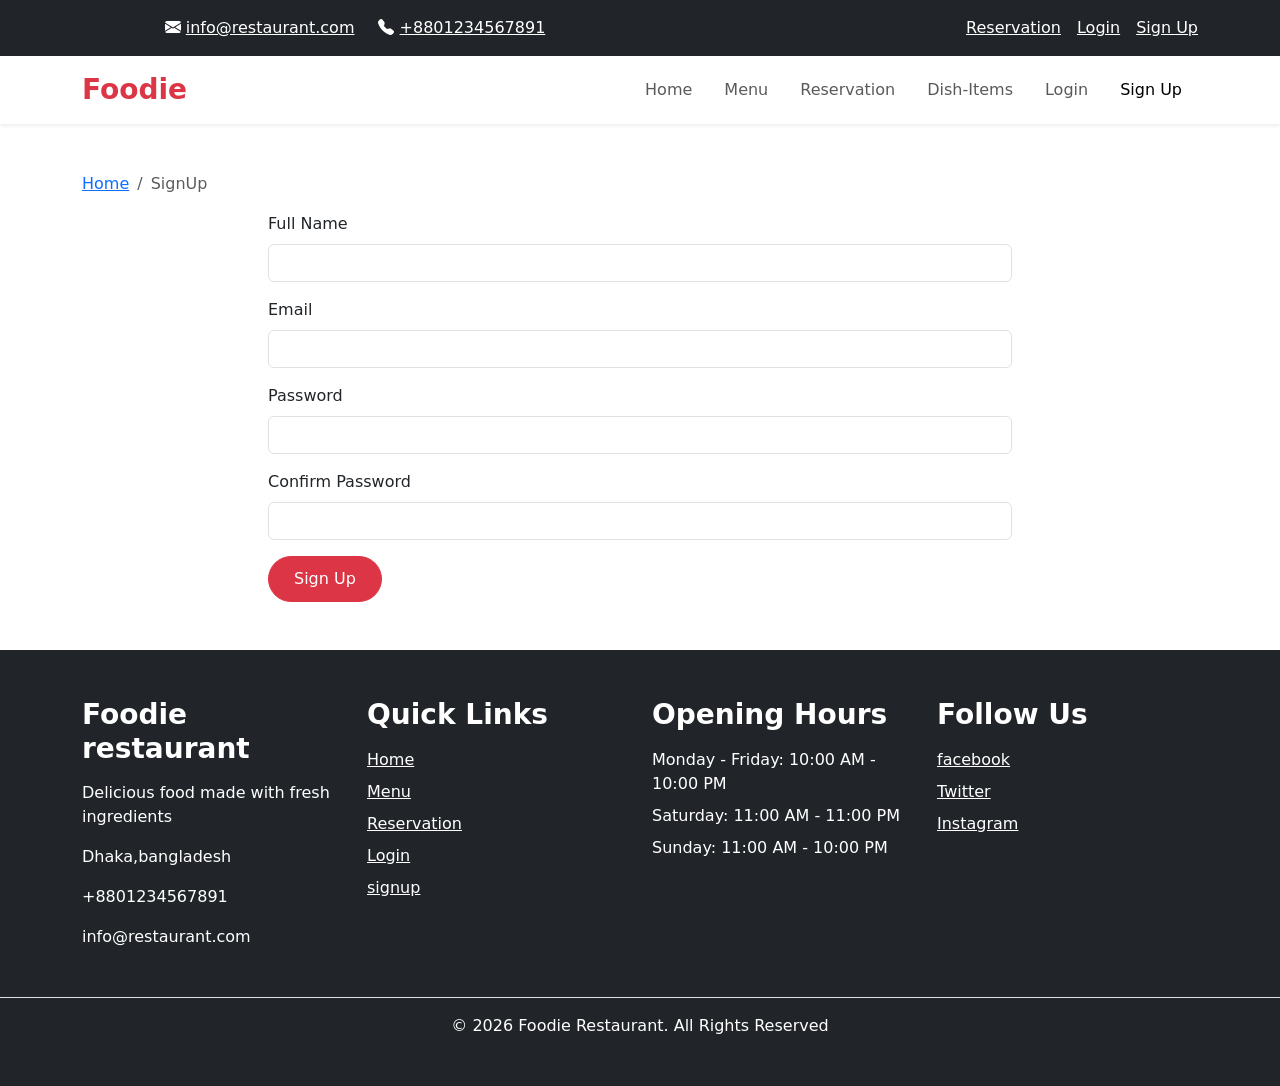
<file: signup.html>
<!doctype html>
<html lang="en">
  <head>
    <meta charset="UTF-8" />
    <meta name="viewport" content="width=device-width, initial-scale=1.0" />
    <title>Sign Up</title>
    <link
      rel="stylesheet"
      href="https://cdn.jsdelivr.net/npm/bootstrap@5.3.8/dist/css/bootstrap.min.css"
    />
    <link
      rel="stylesheet"
      href="https://cdn.jsdelivr.net/npm/bootstrap-icons@1.13.1/font/bootstrap-icons.min.css"
    />
    <link rel="preconnect" href="https://fonts.googleapis.com" />
    <link rel="preconnect" href="https://fonts.gstatic.com" crossorigin />
    <link
      href="https://fonts.googleapis.com/css2?family=Poppins:ital,wght@0,100;0,200;0,300;0,400;0,500;0,600;0,700;0,800;0,900;1,100;1,200;1,300;1,400;1,500;1,600;1,700;1,800;1,900&display=swap"
      rel="stylesheet"
    />
    <link rel="stylesheet" href="css/style.css" />
  </head>
  <body>
    <script src="https://cdn.jsdelivr.net/npm/bootstrap@5.3.8/dist/js/bootstrap.bundle.min.js
"></script>
    <script src="js/script.js"></script>
    <header>
      <!-- Top Header 
          Navigation
       -->

      <!-- Top Header -->
      <div class="container-fluid bg-dark py-3">
        <div class="container">
          <div class="row align-items-center">
            <div
              class="col-12 col-lg-6 mb-2 mb-lg-0 d-flex justify-content-center align-items-center"
            >
              <!-- Email & Phone -->
              <div class="d-flex flex-wrap gap-4 text">
                <div>
                  <i class="bi bi-envelope-fill text-white"></i>
                  <a href="mailto:info@restaurant.com" class="text-white"
                    >info@restaurant.com</a
                  >
                </div>

                <div>
                  <i class="bi bi-telephone-fill text-white"></i>
                  <a href="tel:+8801234567891" class="text-white"
                    >+8801234567891</a
                  >
                </div>
              </div>
            </div>
            <div
              class="col-12 col-lg-6 d-flex justify-content-lg-end justify-content-center align-items-center gap-3 flex-wrap"
            >
              <!-- Reservation | login | register -->
              <a href="reservation.html" class="text-white">Reservation</a>
              <a href="login.html" class="text-white">Login</a>
              <a href="signup.html" class="text-white">Sign Up</a>
            </div>
          </div>
        </div>
      </div>

      <!-- navigation -->
      <nav class="navbar navbar-expand-lg bg-white shadow-sm">
        <div class="container">
          <a class="navbar-brand fw-bold fs-3 text-danger" href="index.html"
            >Foodie</a
          >
          <button
            class="navbar-toggler"
            type="button"
            data-bs-toggle="collapse"
            data-bs-target="#navbarNav"
            aria-controls="navbarNav"
            aria-expanded="false"
            aria-label="Toggle navigation"
          >
            <span class="navbar-toggler-icon"></span>
          </button>
          <div class="collapse navbar-collapse" id="navbarNav">
            <ul class="navbar-nav ms-auto">
              <li class="nav-item">
                <a class="nav-link px-3" aria-current="page" href="index.html"
                  >Home</a
                >
              </li>
              <li class="nav-item">
                <a class="nav-link px-3" href="menu.html">Menu</a>
              </li>
              <li class="nav-item">
                <a class="nav-link px-3" href="reservation.html">Reservation</a>
              </li>
              <li class="nav-item">
                <a class="nav-link px-3" href="dish-details.html">Dish-Items</a>
              </li>
              <li class="nav-item">
                <a class="nav-link px-3" href="login.html">Login</a>
              </li>
              <li class="nav-item">
                <a class="nav-link px-3 active" href="signup.html">Sign Up</a>
              </li>
            </ul>
          </div>
        </div>
      </nav>
    </header>
    <main>
      <!-- Breadcrumb
      SignUp form  -->

      <div class="container py-5">
        <!-- breadcrumb -->
        <nav aria-label="breadcrumb">
          <ol class="breadcrumb">
            <li class="breadcrumb-item"><a href="index.html">Home</a></li>
            <li class="breadcrumb-item active" aria-current="page">SignUp</li>
          </ol>
        </nav>

        <!-- form -->
        <div class="col-md-8 mx-auto">
          <form>
            <div class="mb-3">
              <label for="name" class="form-label">Full Name</label>
              <input
                type="text"
                class="form-control"
                id="name"
                aria-describedby="emailHelp"
              />
              <div id="emailHelp" class="form-text"></div>
            </div>

            <div class="mb-3">
              <label for="email" class="form-label">Email</label>
              <input type="email" class="form-control" id="email" />
            </div>
            <div class="mb-3">
              <label for="password" class="form-label">Password</label>
              <input type="password" class="form-control" id="password" />
            </div>
            <div class="mb-3">
              <label for="confirmPassword" class="form-label"
                >Confirm Password</label
              >
              <input
                type="password"
                class="form-control"
                id="confirmPassword"
              />
            </div>
            <button type="submit" class="btn btn-danger">Sign Up</button>
          </form>
        </div>
      </div>
    </main>
    <footer class="bg-dark text-white py-5">
      <!-- Big footer section
      footer section -->

      <div class="container">
        <div class="row">
          <div class="col-12 col-md-6 col-lg-3 pb-2">
            <!-- restaurant info -->
             <h3 class="fw-bold pb-2">Foodie restaurant</h3>
             <p>Delicious food made with fresh ingredients</p>
             <p>Dhaka,bangladesh</p>
             <p>+8801234567891</p>
             <p> info@restaurant.com</p>
          </div>
          <div class="col-12 col-md-6 col-lg-3 pb-2">
            <!-- Quick links-->

            <h3 class="fw-bold pb-2">Quick Links</h3>
            <a href="index.html" class="text-white d-block mb-2">Home</a>
            <a href="menu.html" class="text-white d-block mb-2">Menu</a>
            <a href="reservation.html" class="text-white d-block mb-2">Reservation</a>
            <a href="login.html" class="text-white d-block mb-2">Login</a>
            <a href="signup.html" class="text-white d-block mb-2">signup</a>


          </div>
          <div class="col-12 col-md-6 col-lg-3 pb-2">
            <!-- Working hours -->
             <h3 class="fw-bold pb-2">Opening Hours</h3>
             <p class="mb-2">Monday - Friday: 10:00 AM - 10:00 PM</p>
             <p class="mb-2">Saturday: 11:00 AM - 11:00 PM</p>
             <p class="mb-2">Sunday: 11:00 AM - 10:00 PM</p>
          </div>
          <div class="col-12 col-md-6 col-lg-3 pb-2">
            <!-- social media -->
             
              <h3 class="fw-bold pb-2">Follow Us</h3>
             <a href="#" class="text-white d-block mb-2">facebook</a>
             <a href="#" class="text-white d-block mb-2">Twitter</a>
             <a href="#" class="text-white d-block mb-2">Instagram</a>
             
          </div>
        </div>
      </div>

      <!-- copyrights -->
       <div class="text-center border-top pt-3 mt-4 ">
        <p class="mb-0">© 2026 Foodie Restaurant. All Rights Reserved</p>
       </div>


    </footer>
  </body>
</html>
</file>
<file: css/style.css>
/* banner Section */

.carousel-item img {
  height: 600px;
  object-fit: cover;
}
.carousel-caption {
  bottom: 25%;
}
.carousel-caption h1 {
  font-size: 60px;
  font-weight: 700;
}
.carousel-caption p {
  font-size: 20px;
}
.carousel-item {
  position: relative;
}
.carousel-item::before {
  content: "";
  position: absolute;
  inset: 0;
  background: rgba(0, 0, 0, 0.45);
}
.carousel-caption {
  bottom: 25%;
  z-index: 2;
}
.btn {
  padding: 10px 25px;
  border-radius: 30px;
}

@media (max-width: 768px) {
  .carousel-item img {
    height: 350px;
  }
  .carousel-caption {
    bottom: 15%;
  }
  .carousel-caption h1 {
    font-size: 32px;
  }
  .carousel-caption p {
    font-size: 16px;
  }
}

/* Card */
.card-img-top {
  height: 250px;
  object-fit: cover;
}

/* Dish-image-zoom */
#dishImage {
  transition: transform 0.3s ease;
  cursor: zoom-in;
}

#dishImage.zoomed {
  transform: scale(1.2);
  cursor: zoom-out;
}
</file>
